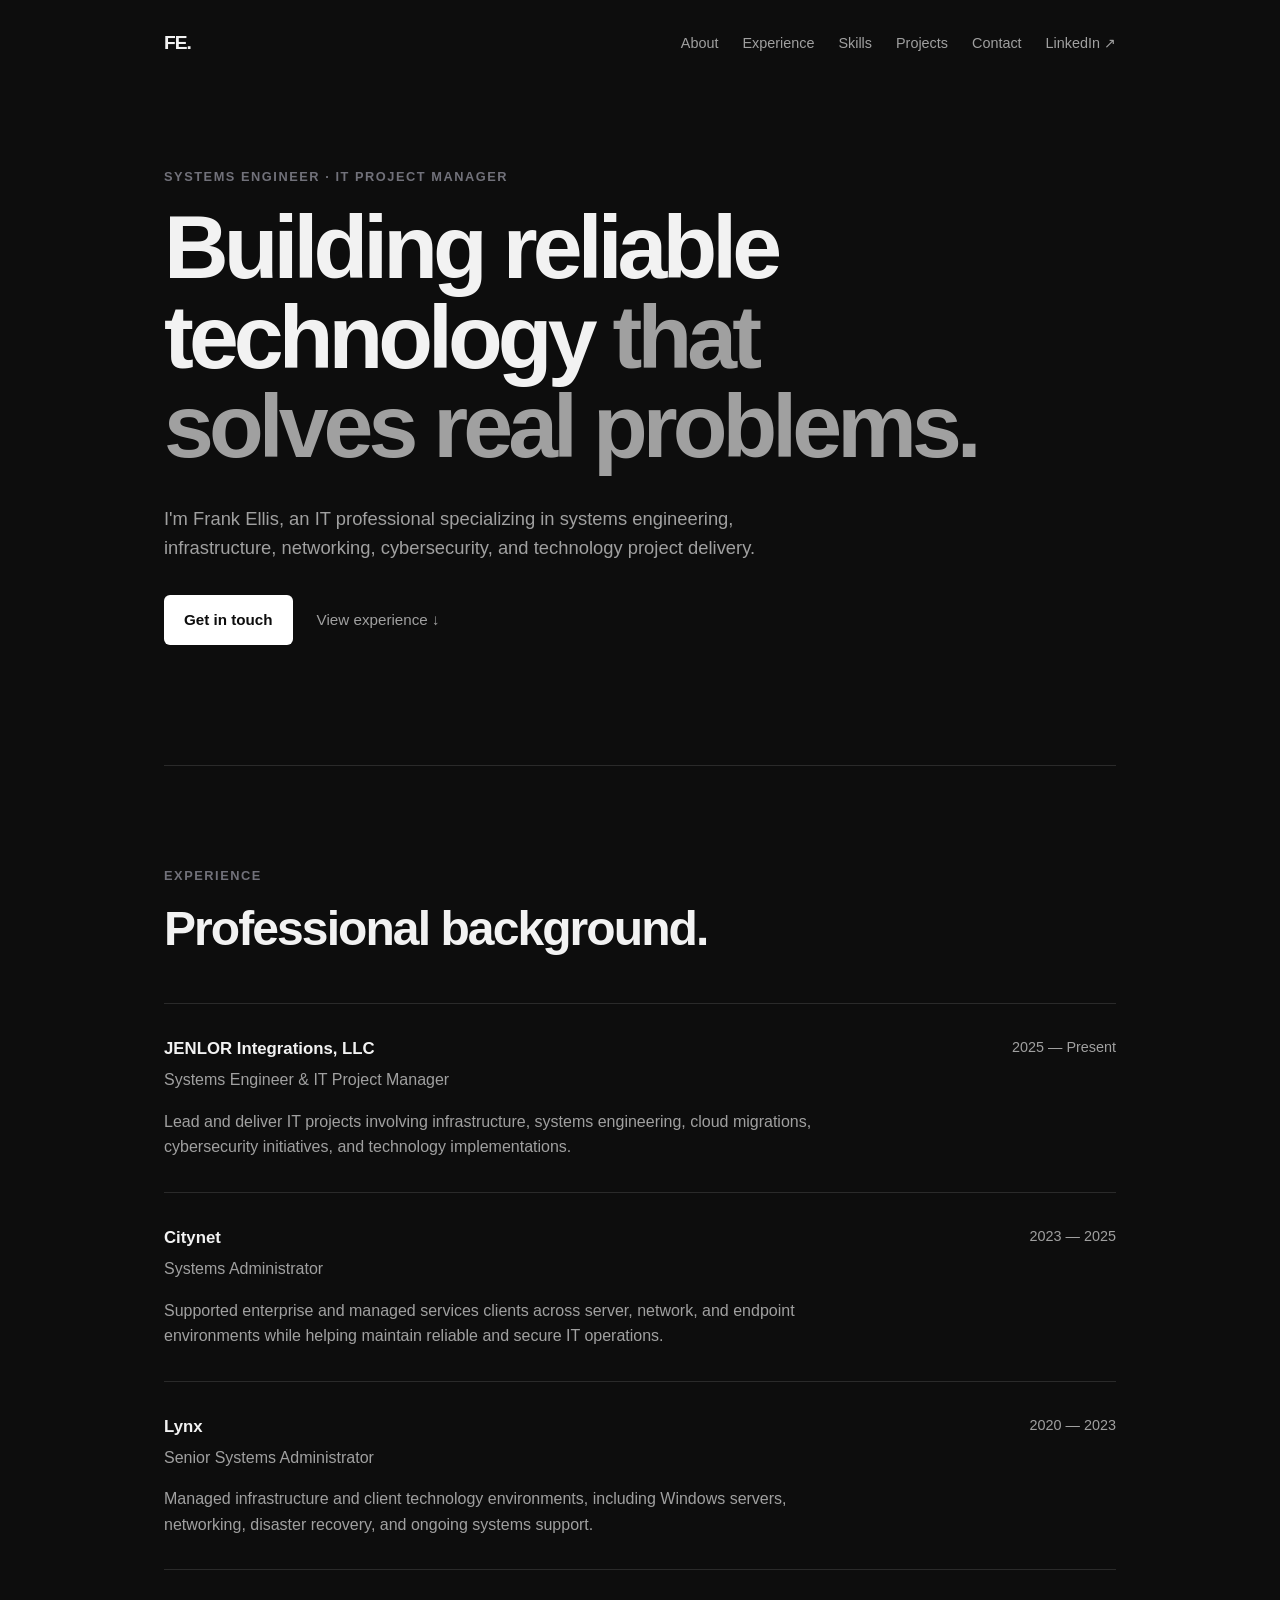
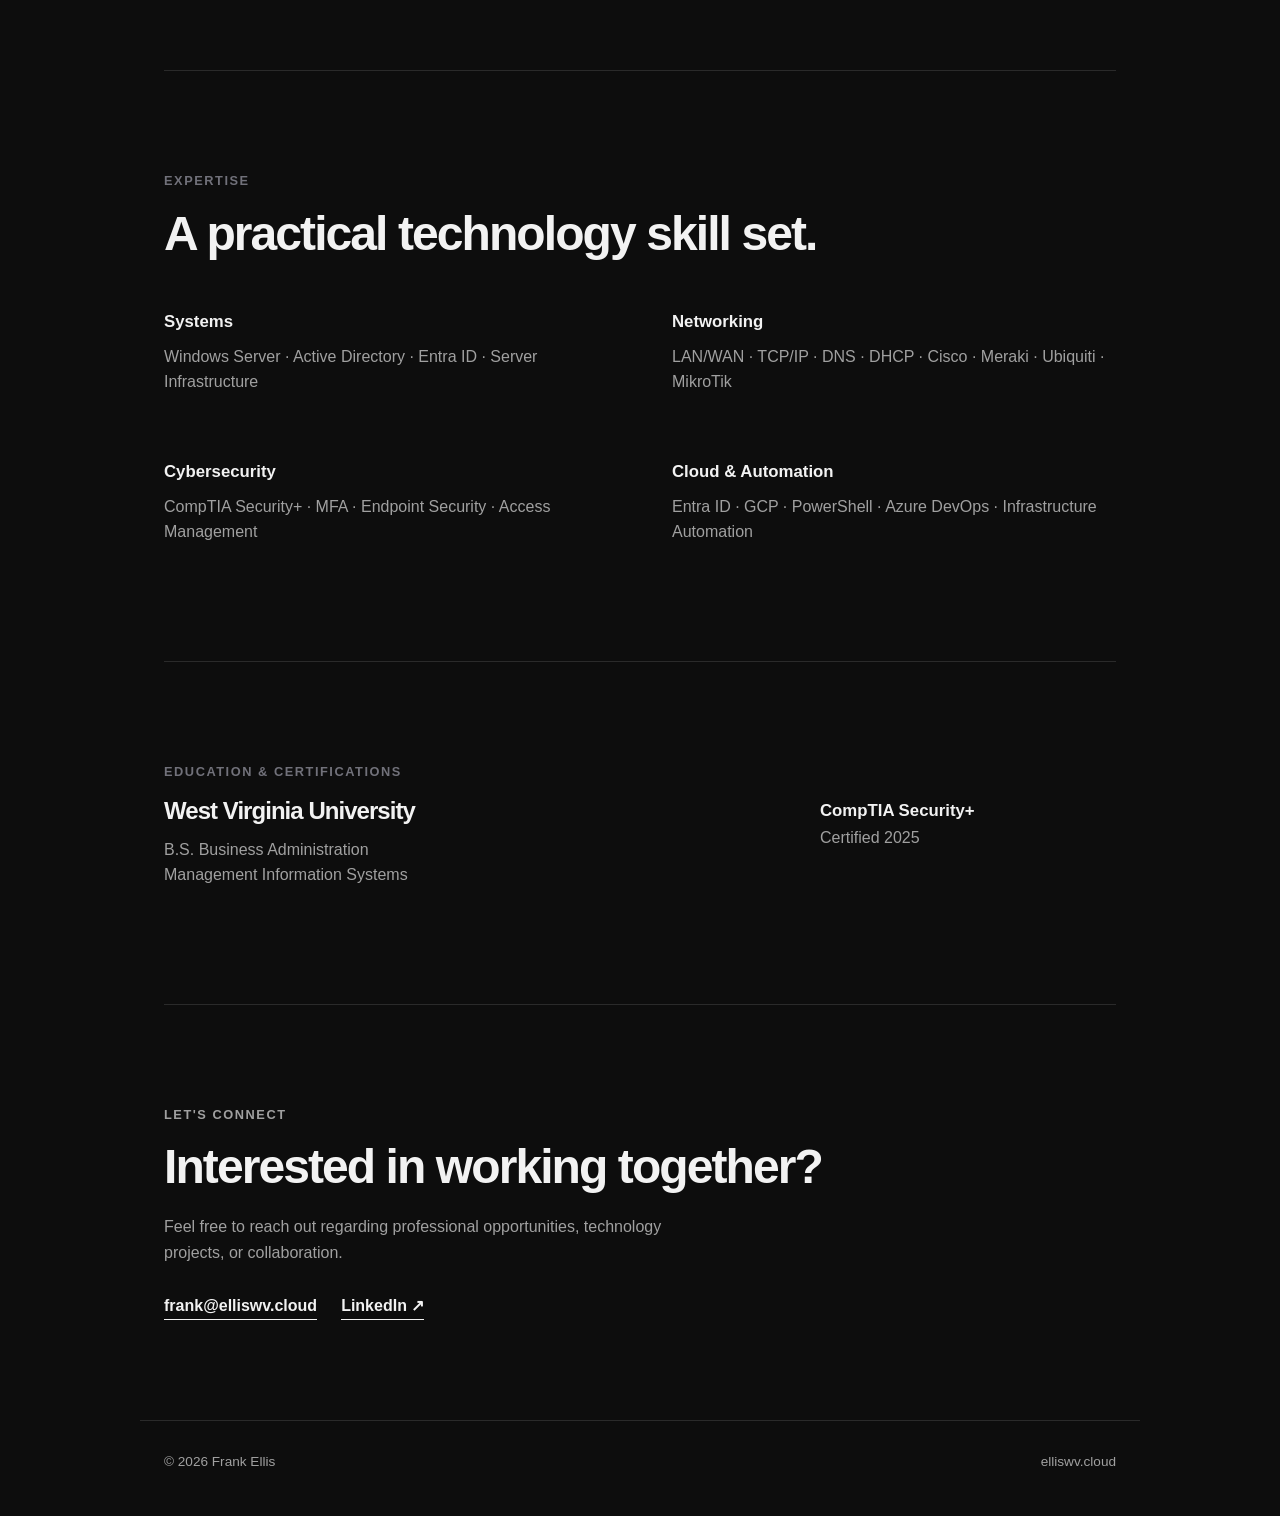
<file: index.html>
<!DOCTYPE html>
<html lang="en">
<head>
    <meta charset="UTF-8">
    <meta name="viewport" content="width=device-width, initial-scale=1.0">

    <title>Frank Ellis | Systems Engineer</title>
    <meta name="description"
          content="Frank Ellis is a Systems Engineer and IT Project Manager specializing in infrastructure, cybersecurity, networking, and technology solutions.">

    <link rel="stylesheet" href="style.css">
</head>

<body>

    <header class="header">
        <a href="#" class="logo">FE.</a>

        <nav>
            <a href="#about">About</a>
            <a href="#experience">Experience</a>
            <a href="#skills">Skills</a>
            <a href="projects.html">Projects</a>
            <a href="#contact">Contact</a>
             <a href="https://www.linkedin.com/in/frankelliswv/"
                target="_blank"
                rel="noopener noreferrer">
            LinkedIn ↗
        </a>
        </nav>
    </header>

    <main>

        <!-- Hero -->
        <section class="hero" id="about">
            <p class="eyebrow">SYSTEMS ENGINEER · IT PROJECT MANAGER</p>

            <h1>
                Building reliable technology
                <span>that solves real problems.</span>
            </h1>

            <p class="intro">
                I'm Frank Ellis, an IT professional specializing in systems
                engineering, infrastructure, networking, cybersecurity, and
                technology project delivery.
            </p>

            <div class="hero-links">
                <a href="#contact" class="button">Get in touch</a>
                <a href="#experience" class="text-link">View experience ↓</a>
            </div>
        </section>


        <!-- Experience -->
        <section id="experience" class="section">
            <p class="eyebrow">EXPERIENCE</p>
            <h2>Professional background.</h2>

            <div class="experience">

                <article class="job">
                    <div class="job-header">
                        <div>
                            <h3>JENLOR Integrations, LLC</h3>
                            <p>Systems Engineer & IT Project Manager</p>
                        </div>
                        <span>2025 — Present</span>
                    </div>

                    <p>
                        Lead and deliver IT projects involving infrastructure,
                        systems engineering, cloud migrations, cybersecurity
                        initiatives, and technology implementations.
                    </p>
                </article>

                <article class="job">
                    <div class="job-header">
                        <div>
                            <h3>Citynet</h3>
                            <p>Systems Administrator</p>
                        </div>
                        <span>2023 — 2025</span>
                    </div>

                    <p>
                        Supported enterprise and managed services clients across
                        server, network, and endpoint environments while helping
                        maintain reliable and secure IT operations.
                    </p>
                </article>

                <article class="job">
                    <div class="job-header">
                        <div>
                            <h3>Lynx</h3>
                            <p>Senior Systems Administrator</p>
                        </div>
                        <span>2020 — 2023</span>
                    </div>

                    <p>
                        Managed infrastructure and client technology environments,
                        including Windows servers, networking, disaster recovery,
                        and ongoing systems support.
                    </p>
                </article>

            </div>
        </section>


        <!-- Skills -->
        <section id="skills" class="section">
            <p class="eyebrow">EXPERTISE</p>
            <h2>A practical technology skill set.</h2>

            <div class="skills-grid">

                <div>
                    <h3>Systems</h3>
                    <p>
                        Windows Server · Active Directory · Entra ID ·
                        Server Infrastructure
                    </p>
                </div>

                <div>
                    <h3>Networking</h3>
                    <p>
                        LAN/WAN · TCP/IP · DNS · DHCP · Cisco · Meraki ·
                        Ubiquiti · MikroTik
                    </p>
                </div>

                <div>
                    <h3>Cybersecurity</h3>
                    <p>
                        CompTIA Security+ · MFA · Endpoint Security ·
                        Access Management
                    </p>
                </div>

                <div>
                    <h3>Cloud & Automation</h3>
                    <p>
                        Entra ID · GCP · PowerShell · Azure DevOps ·
                        Infrastructure Automation
                    </p>
                </div>

            </div>
        </section>

        <!-- Education -->
        <section class="section">
            <p class="eyebrow">EDUCATION & CERTIFICATIONS</p>

            <div class="education">
                <div>
                    <h2>West Virginia University</h2>
                    <p>
                        B.S. Business Administration<br>
                        Management Information Systems
                    </p>
                </div>

                <div>
                    <h3>CompTIA Security+</h3>
                    <p>Certified 2025</p>
                </div>
            </div>
        </section>


        <!-- Contact -->
        <section id="contact" class="contact">
            <p class="eyebrow">LET'S CONNECT</p>

            <h2>Interested in working together?</h2>

            <p>
                Feel free to reach out regarding professional opportunities,
                technology projects, or collaboration.
            </p>

            <!-- Update this once your Zoho email is configured -->
           <div class="contact-links">
    <a href="mailto:frank@elliswv.cloud" class="email">
        frank@elliswv.cloud
    </a>

    <a href="https://www.linkedin.com/in/frankelliswv/"
       class="linkedin"
       target="_blank"
       rel="noopener noreferrer">
        LinkedIn ↗
    </a>
</div>
        </section>

    </main>


    <footer>
        <p>© 2026 Frank Ellis</p>
        <p>elliswv.cloud</p>
    </footer>

</body>
</html>
</file>
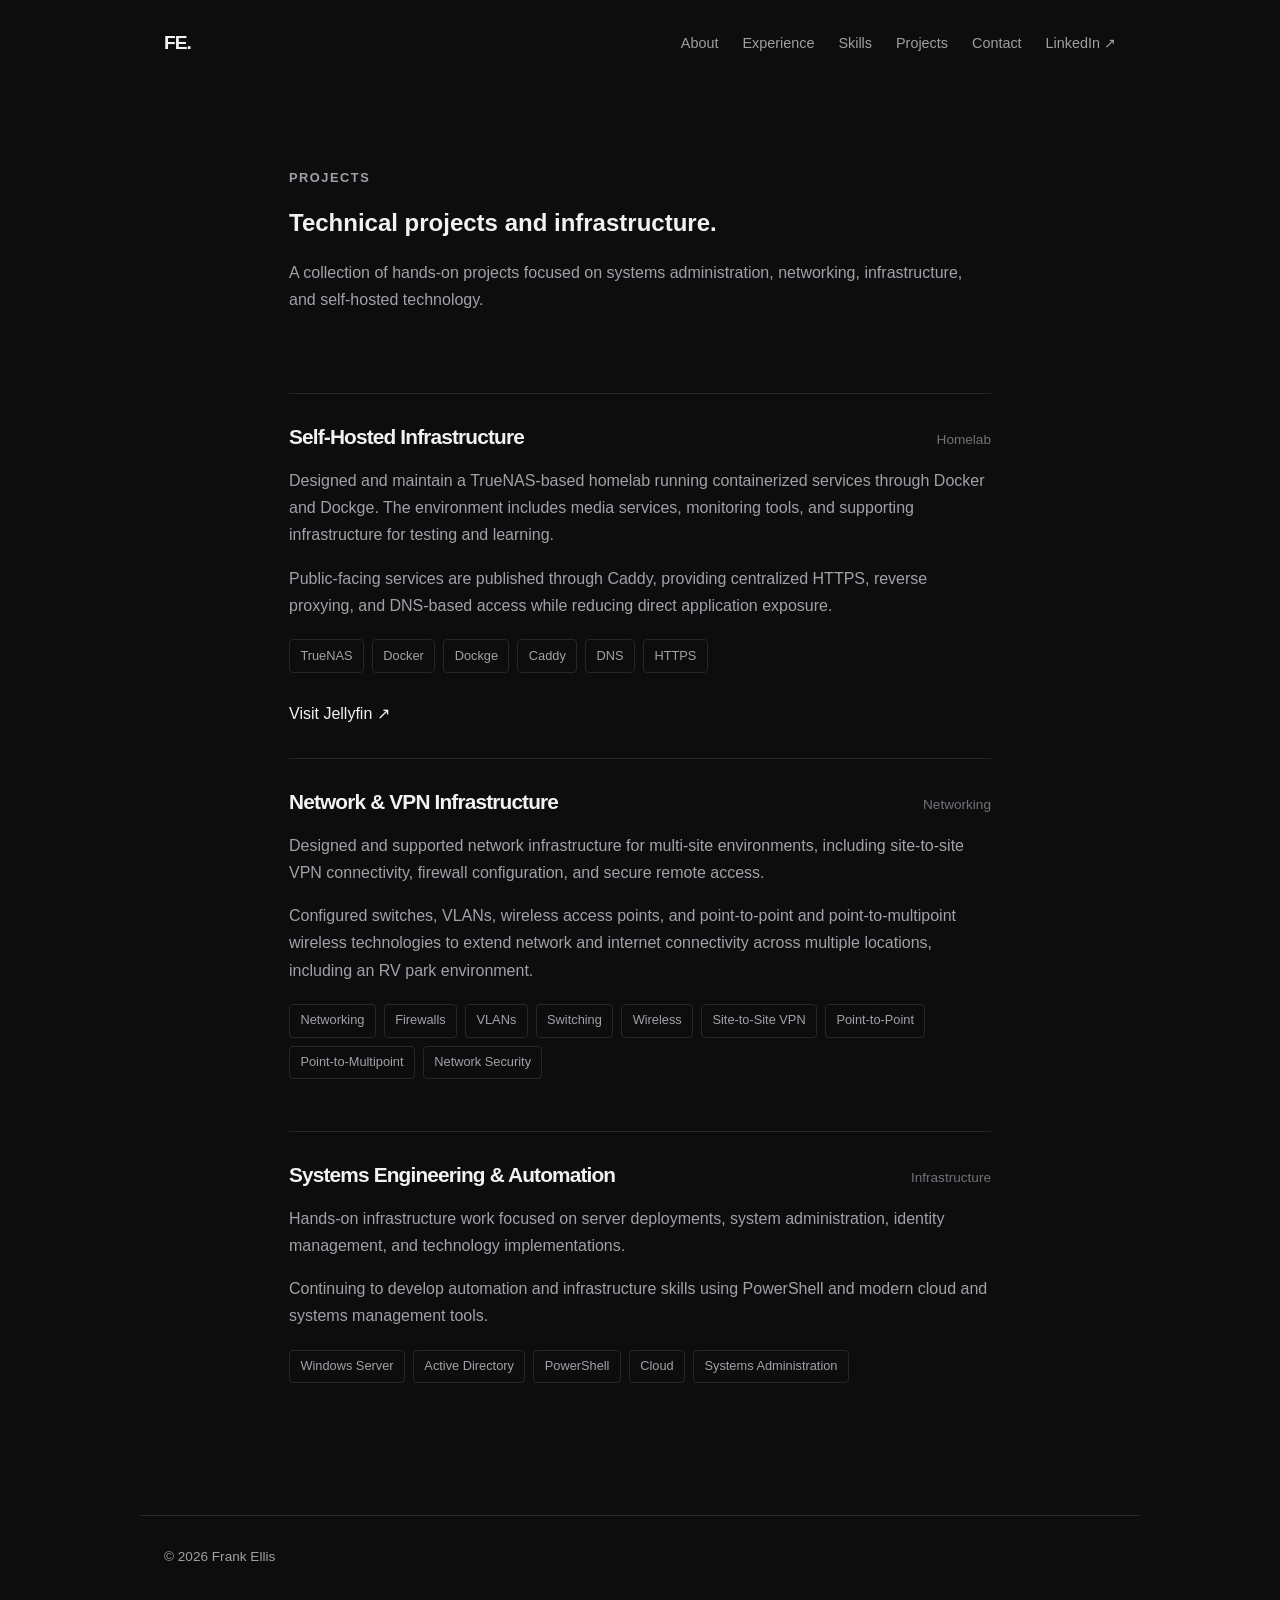
<file: projects.html>
<!DOCTYPE html>
<html lang="en">
<head>
    <meta charset="UTF-8">
    <meta name="viewport" content="width=device-width, initial-scale=1.0">

    <title>Frank Ellis | Systems Engineer</title>
    <meta name="description"
          content="Frank Ellis is a Systems Engineer and IT Project Manager specializing in infrastructure, cybersecurity, networking, and technology solutions.">

    <link rel="stylesheet" href="style.css">
</head>

<body>

    <header class="header">
        <a href="#" class="logo">FE.</a>

        <nav>
            <a href="#about">About</a>
            <a href="#experience">Experience</a>
            <a href="#skills">Skills</a>
            <a href="projects.html">Projects</a>
            <a href="#contact">Contact</a>
             <a href="https://www.linkedin.com/in/frankelliswv/"
                target="_blank"
                rel="noopener noreferrer">
            LinkedIn ↗
        </a>
        </nav>
    </header>

    <main>
        <section class="page-intro">
            <p class="eyebrow">PROJECTS</p>
            <h1>Technical projects and infrastructure.</h1>
            <p>
                A collection of hands-on projects focused on systems administration,
                networking, infrastructure, and self-hosted technology.
            </p>
        </section>

        <section class="projects">

            <article class="project-card">
                <div class="project-header">
                    <h2>Self-Hosted Infrastructure</h2>
                    <span>Homelab</span>
                </div>

                <p>
                    Designed and maintain a TrueNAS-based homelab running
                    containerized services through Docker and Dockge. The environment
                    includes media services, monitoring tools, and supporting
                    infrastructure for testing and learning.
                </p>

                <p>
                    Public-facing services are published through Caddy, providing
                    centralized HTTPS, reverse proxying, and DNS-based access while
                    reducing direct application exposure.
                </p>

                <div class="tags">
                    <span>TrueNAS</span>
                    <span>Docker</span>
                    <span>Dockge</span>
                    <span>Caddy</span>
                    <span>DNS</span>
                    <span>HTTPS</span>
                </div>

                <a class="project-link"
                   href="https://jellyfin.elliswv.cloud"
                   target="_blank"
                   rel="noopener noreferrer">
                    Visit Jellyfin ↗
                </a>
            </article>
        
            <article class="project-card">
                <div class="project-header">
                    <h2>Network & VPN Infrastructure</h2>
                    <span>Networking</span>
                </div>
            
                <p>
                    Designed and supported network infrastructure for multi-site environments,
                    including site-to-site VPN connectivity, firewall configuration, and secure
                    remote access.
                </p>
            
                <p>
                    Configured switches, VLANs, wireless access points, and point-to-point and
                    point-to-multipoint wireless technologies to extend network and internet
                    connectivity across multiple locations, including an RV park environment.
                </p>
                    
                <div class="tags">
                    <span>Networking</span>
                    <span>Firewalls</span>
                    <span>VLANs</span>
                    <span>Switching</span>
                    <span>Wireless</span>
                    <span>Site-to-Site VPN</span>
                    <span>Point-to-Point</span>
                    <span>Point-to-Multipoint</span>
                    <span>Network Security</span>
                </div>
            </article>

            <article class="project-card">
                <div class="project-header">
                    <h2>Systems Engineering & Automation</h2>
                    <span>Infrastructure</span>
                </div>

                <p>
                    Hands-on infrastructure work focused on server deployments,
                    system administration, identity management, and technology
                    implementations.
                </p>

                <p>
                    Continuing to develop automation and infrastructure skills using
                    PowerShell and modern cloud and systems management tools.
                </p>

                <div class="tags">
                    <span>Windows Server</span>
                    <span>Active Directory</span>
                    <span>PowerShell</span>
                    <span>Cloud</span>
                    <span>Systems Administration</span>
                </div>
            </article>

        </section>
    </main>

    <footer>
        <p>© 2026 Frank Ellis</p>
    </footer>
</body>
</html>
</file>
<file: style.css>
:root {
    --background: #0d0d0d;
    --surface: #151515;
    --text: #f2f2f2;
    --muted: #a0a0a0;
    --border: #2a2a2a;
    --accent: #ffffff;
    --max-width: 1000px;
}

* {
    box-sizing: border-box;
}

html {
    scroll-behavior: smooth;
}

body {
    margin: 0;
    background: var(--background);
    color: var(--text);
    font-family: -apple-system, BlinkMacSystemFont, "Segoe UI",
                 Helvetica, Arial, sans-serif;
    line-height: 1.6;
}

a {
    color: inherit;
    text-decoration: none;
}

/* Header */

.header {
    max-width: var(--max-width);
    margin: 0 auto;
    padding: 28px 24px;
    display: flex;
    justify-content: space-between;
    align-items: center;
}

.logo {
    font-weight: 700;
    font-size: 1.2rem;
    letter-spacing: -0.05em;
}

nav {
    display: flex;
    gap: 24px;
}

nav a {
    color: var(--muted);
    font-size: 0.9rem;
    transition: color 0.2s ease;
}

nav a:hover {
    color: var(--text);
}

/* Layout */

main {
    max-width: var(--max-width);
    margin: 0 auto;
    padding: 0 24px;
}

.section {
    padding: 100px 0;
    border-top: 1px solid var(--border);
}

.eyebrow {
    color: var(--muted);
    font-size: 0.75rem;
    font-weight: 600;
    letter-spacing: 0.12em;
    margin-bottom: 16px;
}

/* Hero */

.hero {
    min-height: 72vh;
    display: flex;
    flex-direction: column;
    justify-content: center;
    padding: 80px 0 120px;
}

.hero h1 {
    max-width: 850px;
    font-size: clamp(3rem, 7vw, 6rem);
    line-height: 1;
    letter-spacing: -0.055em;
    margin: 0;
    font-weight: 650;
}

.hero h1 span {
    color: var(--muted);
}

.intro {
    max-width: 650px;
    font-size: 1.15rem;
    color: var(--muted);
    margin: 32px 0;
}

.hero-links {
    display: flex;
    align-items: center;
    gap: 24px;
    flex-wrap: wrap;
}

.button {
    background: var(--accent);
    color: #0d0d0d;
    padding: 13px 20px;
    border-radius: 6px;
    font-size: 0.95rem;
    font-weight: 600;
}

.text-link {
    font-size: 0.95rem;
    color: var(--muted);
}

/* Typography */

h2 {
    font-size: clamp(2rem, 4vw, 3rem);
    letter-spacing: -0.04em;
    margin: 0 0 48px;
    line-height: 1.1;
}

h3 {
    margin: 0;
    font-size: 1.05rem;
}

p {
    margin-top: 0;
}

/* Experience */

.experience {
    border-top: 1px solid var(--border);
}

.job {
    padding: 32px 0;
    border-bottom: 1px solid var(--border);
}

.job-header {
    display: flex;
    justify-content: space-between;
    gap: 30px;
    margin-bottom: 16px;
}

.job-header p {
    color: var(--muted);
    margin: 4px 0 0;
}

.job-header span {
    color: var(--muted);
    font-size: 0.9rem;
    white-space: nowrap;
}

.job > p {
    color: var(--muted);
    max-width: 700px;
    margin-bottom: 0;
}

/* Skills */

.skills-grid {
    display: grid;
    grid-template-columns: repeat(2, 1fr);
    gap: 48px 64px;
}

.skills-grid h3 {
    margin-bottom: 8px;
}

.skills-grid p {
    color: var(--muted);
}

/* Education */

.education {
    display: grid;
    grid-template-columns: 2fr 1fr;
    gap: 64px;
}

.education h2 {
    font-size: 1.5rem;
    margin-bottom: 12px;
}

.education p {
    color: var(--muted);
}

/* Contact */

.contact {
    padding: 100px 0;
    border-top: 1px solid var(--border);
}

.contact h2 {
    max-width: 700px;
    margin-bottom: 20px;
}

.contact > p {
    color: var(--muted);
    max-width: 550px;
}

.contact-links {
    display: flex;
    gap: 24px;
    flex-wrap: wrap;
    margin-top: 28px;
}

.email,
.linkedin {
    display: inline-block;
    font-size: 1rem;
    font-weight: 600;
    border-bottom: 1px solid var(--text);
}

/* Footer */

footer {
    max-width: var(--max-width);
    margin: 0 auto;
    padding: 30px 24px;
    border-top: 1px solid var(--border);
    display: flex;
    justify-content: space-between;
    color: var(--muted);
    font-size: 0.85rem;
}

/* Mobile */

@media (max-width: 650px) {
    nav {
        display: none;
    }

    .hero {
        min-height: 65vh;
        padding: 60px 0 80px;
    }

    .section,
    .contact {
        padding: 72px 0;
    }

    .skills-grid,
    .education {
        grid-template-columns: 1fr;
        gap: 32px;
    }

    .job-header {
        flex-direction: column;
        gap: 8px;
    }

    footer {
        flex-direction: column;
        gap: 4px;
    }

    footer p {
        margin: 0;
    }
}

/* Projects Page */

.page-intro {
    max-width: 750px;
    margin: 0 auto;
    padding: 5rem 1.5rem 2rem;
}

.page-intro h1 {
    margin: 0.5rem 0 1rem;
}

.page-intro p {
    color: #a1a1aa;
    line-height: 1.7;
}

.eyebrow {
    font-size: 0.8rem;
    font-weight: 600;
    letter-spacing: 0.12em;
    color: #71717a;
}

.projects {
    max-width: 750px;
    margin: 0 auto;
    padding: 2rem 1.5rem 5rem;
}

.project-card {
    padding: 2rem 0;
    border-top: 1px solid #27272a;
}

.project-header {
    display: flex;
    justify-content: space-between;
    align-items: baseline;
    gap: 1rem;
}

.project-header h2 {
    margin: 0;
    font-size: 1.3rem;
}

.project-header span {
    color: #71717a;
    font-size: 0.85rem;
}

.project-card p {
    color: #a1a1aa;
    line-height: 1.7;
    margin: 1rem 0;
}

.tags {
    display: flex;
    flex-wrap: wrap;
    gap: 0.5rem;
    margin: 1.25rem 0;
}

.tags span {
    padding: 0.35rem 0.65rem;
    border: 1px solid #27272a;
    border-radius: 4px;
    color: #a1a1aa;
    font-size: 0.8rem;
}

.project-link {
    display: inline-block;
    margin-top: 0.5rem;
}
</file>
